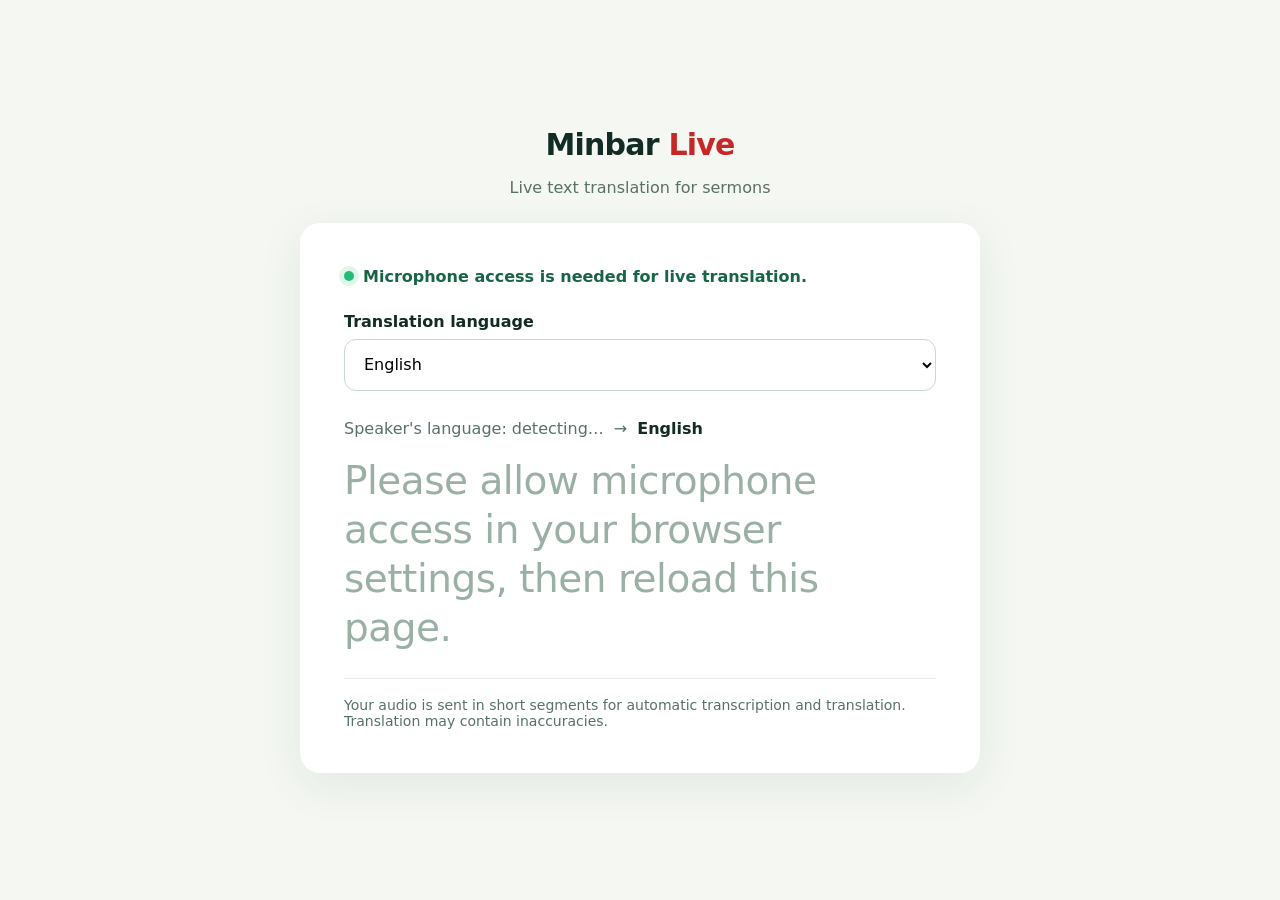
<file: index.html>
<!doctype html>
<html lang="en">
  <head>
    <meta charset="UTF-8" />
    <meta name="viewport" content="width=device-width, initial-scale=1.0" />
    <title>Minbar Live — Sermon translation</title>
    <link rel="stylesheet" href="style.css" />
  </head>
  <body>
    <main class="app">
      <header>
        <div class="brand">Minbar <span>Live</span></div>
        <p>Live text translation for sermons</p>
      </header>

      <section class="card live" id="live" aria-live="polite">
        <div class="status"><span class="dot"></span><span id="statusText">Preparing microphone…</span></div>
        <label for="language">Translation language</label>
        <select id="language">
          <option value="sq">Shqip</option>
          <option value="ar">العربية</option>
          <option value="bn">বাংলা</option>
          <option value="bs">Bosanski</option>
          <option value="prs">دری</option>
          <option value="da">Dansk</option>
          <option value="nl">Nederlands</option>
          <option value="en" selected>English</option>
          <option value="fi">Suomi</option>
          <option value="fr">Français</option>
          <option value="de">Deutsch</option>
          <option value="it">Italiano</option>
          <option value="ku">Kurdî</option>
          <option value="no">Norsk</option>
          <option value="fa">فارسی</option>
          <option value="pl">Polski</option>
          <option value="ro">Română</option>
          <option value="ru">Русский</option>
          <option value="so">Soomaali</option>
          <option value="es">Español</option>
          <option value="sv">Svenska</option>
          <option value="tr">Türkçe</option>
          <option value="uk">Українська</option>
          <option value="ur">اردو</option>
        </select>
        <div class="languages"><span id="source">Speaker's language: detecting…</span><span>→</span><strong id="target">English</strong></div>
        <p class="translation empty" id="translation">Allow microphone access to begin live translation.</p>
        <p class="notice">Your audio is sent in short segments for automatic transcription and translation. Translation may contain inaccuracies.</p>
      </section>
    </main>
    <script src="app.js"></script>
  </body>
</html>
</file>
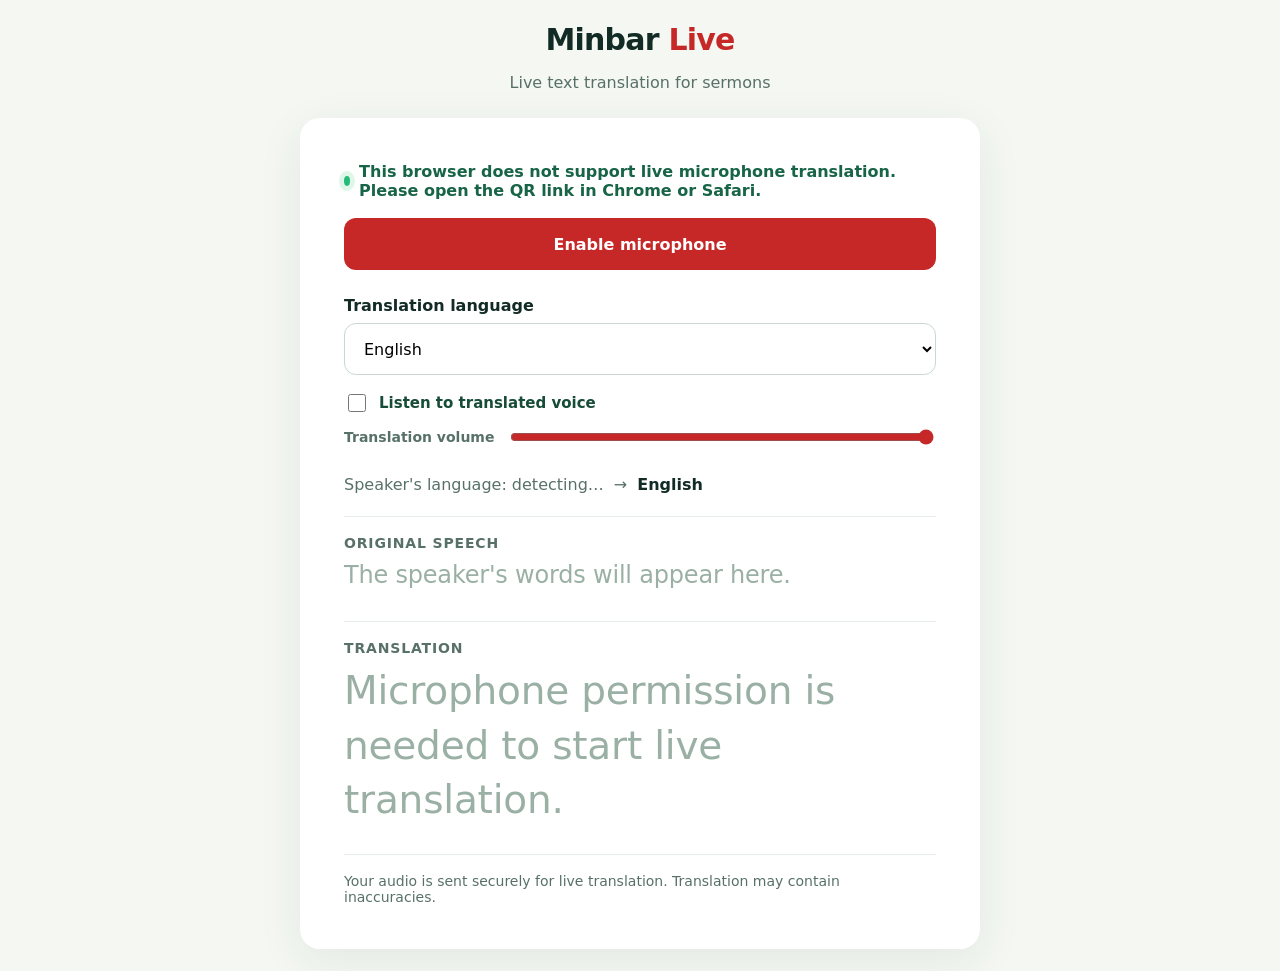
<file: public/index.html>
<!doctype html>
<html lang="en">
  <head>
    <meta charset="UTF-8" />
    <meta name="viewport" content="width=device-width, initial-scale=1.0" />
    <title>Minbar Live — Sermon translation</title>
    <link rel="stylesheet" href="style.css" />
  </head>
  <body>
    <main class="app">
      <header>
        <div class="brand">Minbar <span>Live</span></div>
        <p>Live text translation for sermons</p>
      </header>

      <section class="card live" id="live" aria-live="polite">
        <div class="status"><span class="dot"></span><span id="statusText">Preparing microphone…</span></div>
        <button class="microphone-button" id="enableMicrophone" type="button">Enable microphone</button>
        <label for="language">Translation language</label>
        <select id="language">
          <option value="sq">Shqip</option>
          <option value="ar">العربية</option>
          <option value="bn">বাংলা</option>
          <option value="bs">Bosanski</option>
          <option value="prs">دری</option>
          <option value="da">Dansk</option>
          <option value="nl">Nederlands</option>
          <option value="en" selected>English</option>
          <option value="fi">Suomi</option>
          <option value="fr">Français</option>
          <option value="de">Deutsch</option>
          <option value="it">Italiano</option>
          <option value="ku">Kurdî</option>
          <option value="no">Norsk</option>
          <option value="fa">فارسی</option>
          <option value="pl">Polski</option>
          <option value="ro">Română</option>
          <option value="ru">Русский</option>
          <option value="so">Soomaali</option>
          <option value="es">Español</option>
          <option value="sv">Svenska</option>
          <option value="tr">Türkçe</option>
          <option value="uk">Українська</option>
          <option value="ur">اردو</option>
        </select>
        <label class="voice-option" for="voiceEnabled"><input id="voiceEnabled" type="checkbox" /> Listen to translated voice</label>
        <div class="audio-controls">
          <label for="volume">Translation volume</label>
          <input id="volume" type="range" min="0" max="1" step="0.05" value="1" />
        </div>
        <audio id="translatedAudio" autoplay></audio>
        <div class="languages"><span id="source">Speaker's language: detecting…</span><span>→</span><strong id="target">English</strong></div>
        <section class="transcript-section">
          <h2>Original speech</h2>
          <p class="source-text empty" id="sourceText">The speaker's words will appear here.</p>
        </section>
        <section class="transcript-section translation-section">
          <h2>Translation</h2>
          <p class="translation empty" id="translation">Allow microphone access to begin live translation.</p>
        </section>
        <p class="notice">Your audio is sent securely for live translation. Translation may contain inaccuracies.</p>
      </section>
    </main>
    <script src="app.js"></script>
  </body>
</html>
</file>
<file: style.css>
:root { font-family: Inter, system-ui, sans-serif; color: #122b24; background: #f4f7f2; }
* { box-sizing: border-box; }
body { margin: 0; min-height: 100vh; display: grid; place-items: center; padding: 22px; }
.app { width: min(680px, 100%); }
header { text-align: center; margin-bottom: 26px; }
.brand { font-weight: 800; font-size: 30px; letter-spacing: -.8px; } .brand span { color: #c62828; }
header p, .muted, .notice { color: #587168; }
.card { background: #fff; border-radius: 20px; padding: clamp(24px, 6vw, 44px); box-shadow: 0 12px 45px #174d3814; }
h1 { margin-top: 0; font-size: clamp(26px, 5vw, 36px); line-height: 1.08; }
label { display: block; font-weight: 700; margin: 26px 0 8px; }
select, button { width: 100%; min-height: 52px; border-radius: 12px; font: inherit; font-size: 16px; }
select { border: 1px solid #c9d9d0; padding: 0 15px; background: #fff; }
button { margin-top: 18px; border: 0; color: white; background: #16805c; font-weight: 750; cursor: pointer; }
button:hover { background: #0d6547; }.secondary { background: #e7f0eb; color: #174d38; }.secondary:hover { background: #d7e8df; }
.hidden { display: none; }.status { display: flex; gap: 9px; align-items: center; font-weight: 700; color: #176447; }
.dot { height: 10px; width: 10px; background: #25ba78; border-radius: 50%; box-shadow: 0 0 0 5px #dff7e9; }
.languages { margin: 28px 0 18px; display: flex; gap: 10px; align-items: center; color: #587168; flex-wrap: wrap; }
.languages strong { color: #122b24; }.translation { font-size: clamp(25px, 5vw, 39px); line-height: 1.26; letter-spacing: -.5px; min-height: 180px; margin: 0; }
.translation.empty { color: #9ab0a5; }.notice { border-top: 1px solid #e7eee9; padding-top: 18px; margin: 26px 0 0; font-size: 14px; }
</file>
<file: public/style.css>
:root { font-family: Inter, system-ui, sans-serif; color: #122b24; background: #f4f7f2; }
* { box-sizing: border-box; }
body { margin: 0; min-height: 100vh; display: grid; place-items: center; padding: 22px; }
.app { width: min(680px, 100%); }
header { text-align: center; margin-bottom: 26px; }
.brand { font-weight: 800; font-size: 30px; letter-spacing: -.8px; } .brand span { color: #c62828; }
header p, .muted, .notice { color: #587168; }
.card { background: #fff; border-radius: 20px; padding: clamp(24px, 6vw, 44px); box-shadow: 0 12px 45px #174d3814; }
h1 { margin-top: 0; font-size: clamp(26px, 5vw, 36px); line-height: 1.08; }
label { display: block; font-weight: 700; margin: 26px 0 8px; }
.voice-option { display: flex; align-items: center; gap: 10px; margin: 16px 0 0; font-size: 15px; color: #174d38; }
.voice-option input { width: 18px; height: 18px; accent-color: #c62828; }
.audio-controls { margin-top: 12px; display: flex; align-items: center; gap: 14px; color: #587168; font-size: 14px; }
.audio-controls label { margin: 0; white-space: nowrap; font-size: 14px; }
.audio-controls input { width: 100%; accent-color: #c62828; }
select, button { width: 100%; min-height: 52px; border-radius: 12px; font: inherit; font-size: 16px; }
select { border: 1px solid #c9d9d0; padding: 0 15px; background: #fff; }
button { margin-top: 18px; border: 0; color: white; background: #16805c; font-weight: 750; cursor: pointer; }
button:hover { background: #0d6547; }.secondary { background: #e7f0eb; color: #174d38; }.secondary:hover { background: #d7e8df; }
.microphone-button { display: none; background: #c62828; }
.microphone-button:hover { background: #9c1f1f; }
.microphone-button.visible { display: block; }
.hidden { display: none; }.status { display: flex; gap: 9px; align-items: center; font-weight: 700; color: #176447; }
.dot { height: 10px; width: 10px; background: #25ba78; border-radius: 50%; box-shadow: 0 0 0 5px #dff7e9; }
.languages { margin: 28px 0 18px; display: flex; gap: 10px; align-items: center; color: #587168; flex-wrap: wrap; }
.languages strong { color: #122b24; }.transcript-section { border-top: 1px solid #e7eee9; padding-top: 18px; margin-top: 22px; }
.transcript-section h2 { margin: 0 0 8px; font-size: 14px; text-transform: uppercase; letter-spacing: .06em; color: #587168; }
.source-text, .translation { line-height: 1.4; letter-spacing: -.2px; margin: 0; white-space: pre-wrap; }
.source-text { color: #49645a; font-size: clamp(18px, 3.5vw, 24px); min-height: 40px; }
.translation { font-size: clamp(25px, 5vw, 39px); min-height: 90px; }.source-text.empty, .translation.empty { color: #9ab0a5; }
.notice { border-top: 1px solid #e7eee9; padding-top: 18px; margin: 26px 0 0; font-size: 14px; }
</file>
